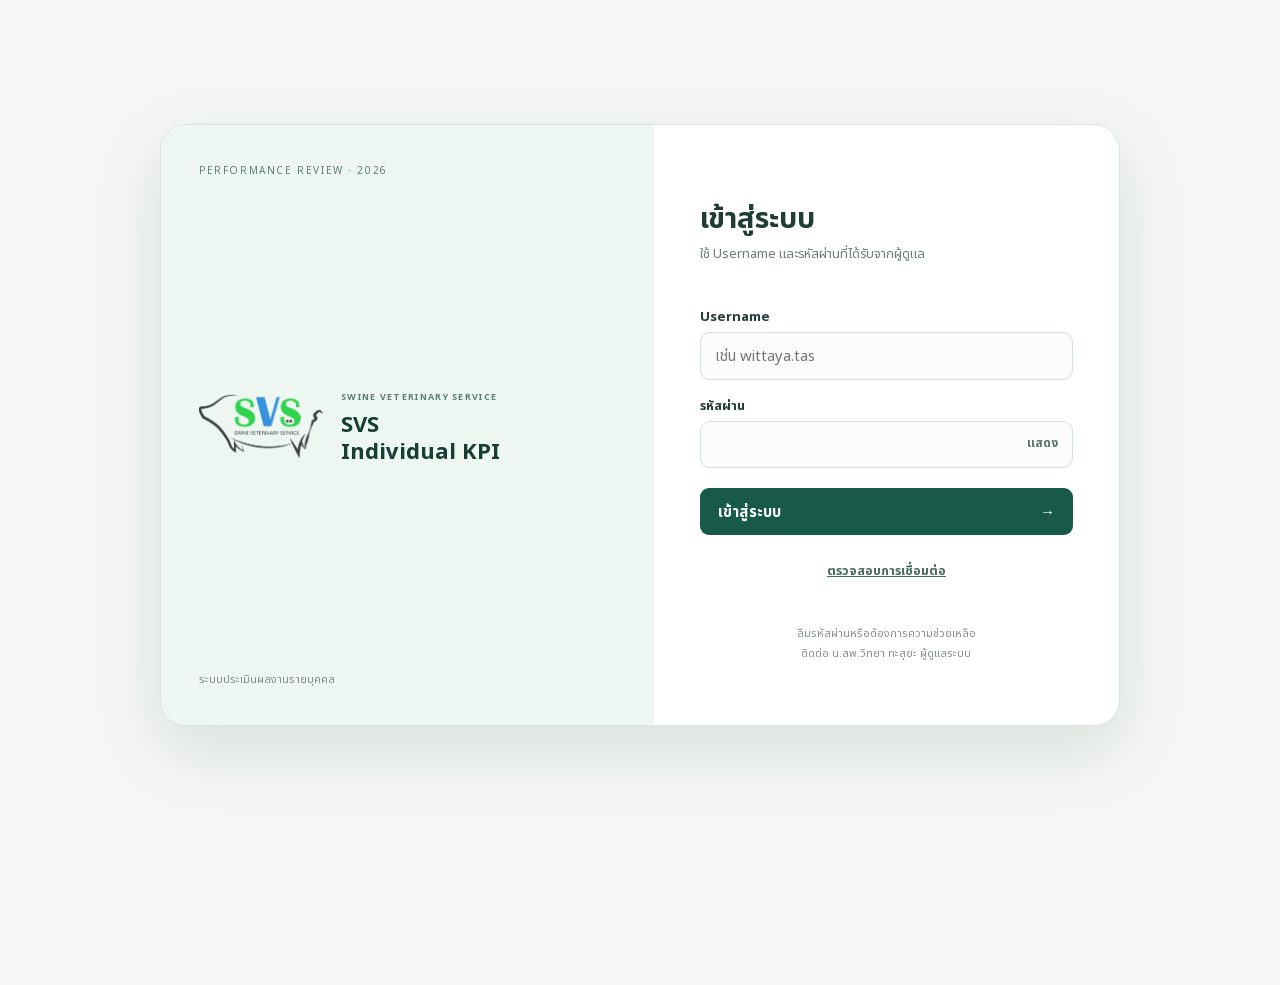
<file: index.html>
<!DOCTYPE html>
<html lang="th"><head><title>SVS Individual KPI</title><meta name="referrer" content="no-referrer"><base target="_top"><meta charset="UTF-8"><link rel="stylesheet" href="styles.css?v=3.2.0"></head><body>
<header><div class="inner app-topbar"><div class="app-brand"><div class="brand">SVS Individual-KPI</div><div class="subtitle">ประเมินผลงานรายบุคคล <span id="roundLabel">2026</span> <select id="assessmentYear" aria-label="ปีประเมิน"></select></div></div><div class="account-tools"><div id="presenceStatus" class="presence-badge presence-stale" role="status" aria-live="polite" title="จำนวนบัญชีที่ติดต่อระบบใน 2 นาทีล่าสุด · โดยประมาณ"><span class="presence-label">กำลังใช้งาน</span><span><strong id="presenceCount">—</strong> คน <small>โดยประมาณ</small></span></div><div id="signedIdentity" class="signed-identity"><span class="identity-avatar" id="signedAvatar" aria-hidden="true"></span><div class="identity-copy"><strong id="signedName"></strong><span id="signedUsername"></span></div></div><button class="alt logout-button" data-action="logout">ออกจากระบบ</button></div><nav class="tabs" aria-label="เมนูหลัก"><button id="tabOverview" data-action="overview">ภาพรวม KPI</button><button id="tabMember" class="active" data-action="mode-member">ประเมิน KPI ของฉัน</button><button id="tabHead" data-action="mode-head">สำหรับหัวหน้าทีม</button><button id="tabProgress" data-action="mode-progress" style="display:none">ความคืบหน้า</button><button id="tabAdmin" data-action="mode-admin">Admin</button><button id="tabSponsor" data-action="mode-sponsor">สำหรับ Sponsor</button></nav></div></header>
<div id="conflictPanel"></div><main id="app"><div class="box narrow"><h1>กำลังเตรียมแบบประเมิน</h1><p class="muted">กรุณารอสักครู่</p></div></main><div id="bottom"></div><div id="toast" role="status" aria-live="polite" aria-atomic="true"></div><div id="busy"><div style="text-align:center"><div class="spinner"></div><div>กำลังโหลดหรือบันทึกข้อมูล…</div></div></div>
<script src="transport.js?v=3.2.0" defer></script><script src="app.js?v=3.2.0" defer></script></body></html>
</file>
<file: styles.css>
@font-face{font-family:SVSThai;font-style:normal;font-weight:400;font-display:swap;src:url([data-uri]) format("woff");unicode-range:U+0E00-0E7F;}
@font-face{font-family:SVSThai;font-style:normal;font-weight:400;font-display:swap;src:url([data-uri]) format("woff");unicode-range:U+0020-007F,U+2010-2014,U+2022,U+2713;}
@font-face{font-family:SVSThai;font-style:normal;font-weight:700;font-display:swap;src:url([data-uri]) format("woff");unicode-range:U+0E00-0E7F;}
@font-face{font-family:SVSThai;font-style:normal;font-weight:700;font-display:swap;src:url([data-uri]) format("woff");unicode-range:U+0020-007F,U+2010-2014,U+2022,U+2713;}
:root{--green:#14594e;--mint:#eaf5ef;--ink:#203c37;--muted:#657a75;--line:#dae5df;--bg:#f5f7f4;--amber:#8a5a15}*{box-sizing:border-box}body{margin:0;background:var(--bg);color:var(--ink);font:16px/1.65 Tahoma,Arial,sans-serif}button,input,select,textarea{font:inherit}button,select{cursor:pointer}button{border:0;border-radius:12px;padding:11px 19px;background:var(--green);color:white;font-weight:600}button:disabled{opacity:.45;cursor:default}button.alt{background:white;color:var(--green);border:1px solid var(--line)}button.link{background:none;color:var(--green);padding:5px 0}header{border-bottom:1px solid var(--line);background:#fff}header .inner{max-width:1080px;margin:auto;padding:20px 24px;display:flex;gap:20px;justify-content:space-between;align-items:center}.brand{font-size:25px;font-weight:bold;letter-spacing:1px}.subtitle,.muted{color:var(--muted);font-size:14px}.tabs{display:flex;gap:6px;padding:5px;background:var(--bg);border-radius:14px}.tabs button{font-size:14px;padding:9px 13px;background:transparent;color:var(--muted)}.tabs button.active{background:var(--green);color:white}main{max-width:1080px;margin:30px auto;padding:0 24px 120px}h1{font-size:28px;line-height:1.4;margin:0 0 8px}h2{font-size:21px;margin:0 0 10px}h3{font-size:17px;margin:0 0 9px}p{margin:0 0 14px}.box{padding:26px;background:white;border:1px solid var(--line);border-radius:20px;margin-bottom:20px}.narrow{max-width:640px;margin:28px auto}.field{margin:18px 0}.field>label{display:block;font-weight:bold;margin-bottom:7px}select,input[type=url],input[type=text],textarea{width:100%;background:#fff;border:1px solid #c8d8d0;border-radius:10px;padding:12px;color:var(--ink)}textarea{resize:vertical;min-height:78px}.grid{display:grid;grid-template-columns:repeat(3,1fr);gap:16px}.kpi-card{text-align:left;color:var(--ink);background:#fff;border:1px solid var(--line);padding:22px;min-height:210px;display:flex;flex-direction:column;align-items:flex-start;gap:12px}.kpi-card:hover{border-color:var(--green)}.kpi-card h2{font-size:18px;margin:0;flex:1}.tag{display:inline-block;padding:3px 10px;border-radius:30px;font-size:13px;background:var(--mint);color:var(--green)}.tag.wait{background:#fff4df;color:var(--amber)}.tag.gray{background:#eff1ef;color:var(--muted)}.row{display:flex;align-items:center;justify-content:space-between;gap:16px;flex-wrap:wrap}.summary{background:var(--green);color:#fff}.summary .muted{color:#cee3dc}.big{font-size:40px;line-height:1.2;font-weight:bold}.score-grid{display:grid;grid-template-columns:repeat(5,1fr);gap:9px;margin:15px 0}.rating{background:#fafcf9;color:var(--ink);border:1px solid var(--line);padding:13px 9px;text-align:left;font-weight:normal;font-size:13px;line-height:1.55}.rating strong{font-size:23px;display:block;color:var(--green);margin-bottom:7px}.rating.selected{background:var(--green);color:#fff;border-color:var(--green)}.rating.selected strong{color:#fff}.criterion{padding:22px 0;border-top:1px solid var(--line)}.criterion:first-of-type{border:0}.check{display:flex;gap:8px;align-items:center;font-size:14px;color:var(--muted);margin:9px 0}.check input{width:18px;height:18px}.mini-fields{display:grid;grid-template-columns:1fr 1fr;gap:12px}.mini-fields label{font-size:13px;color:var(--muted);display:block;margin-bottom:5px}.mini-fields textarea{min-height:55px;font-size:14px}.mini-fields input{font-size:14px}.sticky{position:fixed;bottom:0;left:0;right:0;border-top:1px solid var(--line);background:rgba(255,255,255,.97);padding:14px 24px;z-index:5}.sticky .inner{max-width:1032px;margin:auto;display:flex;justify-content:space-between;gap:12px;align-items:center}.actions{display:flex;gap:9px;flex-wrap:wrap}.scales{display:grid;grid-template-columns:repeat(5,1fr);gap:6px;margin:14px 0}.scales>div{background:var(--bg);border-radius:10px;padding:10px;text-align:center;font-size:13px}.scales>div.chosen{background:var(--green);color:white}.scales b{display:block;font-size:19px}.route{display:flex;gap:12px;flex-wrap:wrap}.route label{border:1px solid var(--line);padding:11px 15px;border-radius:10px;font-size:14px}.notice{background:var(--mint);padding:12px 16px;border-radius:12px;font-size:14px;margin:14px 0}#toast{position:fixed;top:18px;left:50%;transform:translateX(-50%);padding:13px 20px;border-radius:12px;background:var(--ink);color:#fff;z-index:100;max-width:90vw;box-shadow:0 8px 25px #0002;display:none}#toast.error{background:#943f32}#busy{position:fixed;inset:0;background:#f5f7f4d9;display:none;place-items:center;z-index:90}.spinner{border:3px solid #dce8e1;border-top-color:var(--green);border-radius:50%;width:32px;height:32px;animation:spin .7s linear infinite;margin:0 auto 12px}@keyframes spin{to{transform:rotate(360deg)}}.sponsor-person{display:grid;grid-template-columns:1fr 130px;gap:12px;padding:18px 0;border-top:1px solid var(--line)}.sponsor-person textarea{grid-column:1/-1;min-height:50px;font-size:14px}.tablewrap{overflow-x:auto}table{border-collapse:collapse;width:100%;font-size:14px}th,td{padding:12px;text-align:left;border-bottom:1px solid var(--line)}th{background:var(--bg)}td.num,th.num{text-align:right}.project-line{padding:12px 0;border-top:1px solid var(--line)}.disabled{opacity:.65}.intro{margin-bottom:24px}.kicker{font-size:14px;color:var(--muted);margin-bottom:7px}
@media(max-width:760px){header .inner{padding:16px;align-items:flex-start;flex-direction:column;gap:12px}.brand{font-size:23px}main{padding:0 16px 140px;margin-top:22px}h1{font-size:24px}.box{padding:20px;border-radius:16px}.grid{grid-template-columns:repeat(2,1fr);gap:10px}.kpi-card{padding:17px;min-height:205px}.score-grid{grid-template-columns:1fr 1fr}.rating:last-child{grid-column:1/-1}.rating{font-size:14px}.rating strong{font-size:21px}.mini-fields{grid-template-columns:1fr}.big{font-size:32px}.sticky{padding:12px 16px}.sticky .inner{align-items:flex-start;flex-direction:column}.scales>div{font-size:11px;padding:9px 4px}.scales b{font-size:17px}.sponsor-person{grid-template-columns:1fr 110px}.subtitle{font-size:13px}}

/* Fluid desktop layouts: size follows browser viewport, rather than physical screen inches. */
header .inner,main,.sticky .inner{width:100%;max-width:none}header .inner{padding:18px clamp(16px,2.4vw,40px)}main{padding:0 clamp(16px,2.4vw,40px) 130px;margin:25px auto}.sticky .inner{padding:0 16px}.overview-sheet{background:#fff;border:1px solid var(--line);border-radius:16px;overflow:hidden;margin-bottom:20px}.overview-title{background:var(--green);color:#fff;font-size:17px;font-weight:bold;padding:14px 18px}.overview-table,.member-table{table-layout:fixed;font-size:clamp(12px,.93vw,15px);line-height:1.6}.overview-table th,.overview-table td,.member-table th,.member-table td{overflow-wrap:anywhere;vertical-align:top;border-right:1px solid var(--line);padding:clamp(7px,.8vw,13px)}.overview-table thead th{background:#e7efec;color:#203c37;font-size:12px;vertical-align:middle}.overview-table th small{display:block;font-weight:normal;font-size:11px;line-height:1.4;margin-top:4px}.overview-table .rating-title{text-align:center;background:#264c43;color:white}.overview-table .grade-head{text-align:center;padding:7px 3px;font-size:11px}.grade-head b{display:block;font-size:24px;line-height:1.3}.grade-head span{display:block}.overview-table .grade-head small{font-size:10px}.overview-table .grade-1{background:#f6c5bc}.overview-table .grade-2{background:#f4d5ab}.overview-table .grade-3{background:#dcebb4}.overview-table .grade-4{background:#bddfbc}.overview-table .grade-5{background:#286449;color:white}.overview-table tbody th{background:#eef5ef;text-align:center}.overview-table tbody tr:nth-child(-n+4){background:#f2f8f0}.overview-table .overview-row-5{background:#f2f4f5}.overview-table .overview-row-6{background:#fff1e5}.overview-table td p{margin:8px 0}.weight-pair{font-size:11px;color:var(--muted);margin-top:8px}.overview-table .scale-cell{text-align:center;white-space:normal;vertical-align:middle;font-weight:bold}.calculation{line-height:1.75}.member-table h2{font-size:clamp(15px,1.1vw,19px);margin:10px 0 0}.member-table th{vertical-align:middle;background:#eaf2ee}.member-table td{vertical-align:middle}.member-table tbody tr:nth-child(even){background:#f9fbf8}.member-table .tag{font-size:12px;white-space:normal}.table-action{font-size:13px;padding:10px 8px;width:100%;border-radius:9px;white-space:normal}.not-applicable{color:var(--muted)}.intro p{margin-bottom:0}.tabs{flex-wrap:wrap}.score-grid{grid-template-columns:repeat(5,minmax(0,1fr))}
@media(min-width:761px) and (max-width:1150px){body{font-size:15px}.overview-table th small{font-size:10px}.overview-table .grade-head small{display:none}.overview-table{font-size:12px}.member-table{font-size:13px}.member-table .tag{padding:3px 7px}.table-action{font-size:12px}.box{padding:22px}.overview-table .weight-pair{font-size:10px}}
@media(max-width:760px){.overview-table{min-width:900px}.member-table{min-width:760px}.tablewrap{max-width:100%;overflow-x:auto}.overview-title{font-size:15px}.score-grid{grid-template-columns:repeat(2,minmax(0,1fr))}.sticky .inner{padding:0}main{padding:0 16px 150px}.intro.row{align-items:flex-start}.tabs button{font-size:12px}.overview-sheet{border-radius:12px}}

/* v1.2: compact typography and consistent five-level color system */
body{font-family:'SVSThai',Tahoma,Arial,sans-serif;font-size:15px;line-height:1.42;font-variant-numeric:tabular-nums}header .inner{padding-top:13px;padding-bottom:13px}.brand{font-size:26px;letter-spacing:.5px}.subtitle,.muted{font-size:13px}main{margin-top:20px}h1{font-size:27px;line-height:1.3}h2{font-size:20px;line-height:1.35;margin-bottom:8px}h3{font-size:16px;line-height:1.4;margin-bottom:6px}p{margin-bottom:9px}.intro{margin-bottom:17px}.box{padding:20px 22px;border-radius:15px;margin-bottom:15px}.narrow{margin:20px auto}.field{margin:13px 0}.field>label{margin-bottom:5px}button{border-radius:9px;padding:9px 15px;line-height:1.35}select,input[type=url],input[type=text],textarea{padding:9px 11px;line-height:1.35}textarea{min-height:60px}.criterion{padding:15px 0}.mini-fields{gap:10px}.mini-fields textarea{min-height:48px}.score-grid{margin:10px 0;gap:8px}.rating{font-size:14px;line-height:1.35;padding:11px 10px;transition:box-shadow .12s,border-color .12s;position:relative}.rating strong{font-size:24px;margin-bottom:5px;color:inherit;display:flex;justify-content:space-between;align-items:center}.selected-check{font-size:17px;background:#fff;border-radius:50%;width:23px;height:23px;text-align:center;color:#164f43}.rating.selected{outline:2px solid #174f43;outline-offset:1px;border-color:#174f43;box-shadow:0 3px 8px #173f4320}.rating.selected strong{color:inherit}.overview-table .grade-1,.grade-1,.scales>div.grade-1,.rating.grade-1,select[data-grade="1"]{background:#f7d4cd;color:#702c24}.overview-table .grade-2,.grade-2,.scales>div.grade-2,.rating.grade-2,select[data-grade="2"]{background:#f8e0bd;color:#704a19}.overview-table .grade-3,.grade-3,.scales>div.grade-3,.rating.grade-3,select[data-grade="3"]{background:#e3edbe;color:#3f511b}.overview-table .grade-4,.grade-4,.scales>div.grade-4,.rating.grade-4,select[data-grade="4"]{background:#c8e5ca;color:#245532}.overview-table .grade-5,.grade-5,.scales>div.grade-5,.rating.grade-5,select[data-grade="5"]{background:#286449;color:#fff}.scales{gap:8px;margin:9px 0}.scales>div{line-height:1.35;font-size:13px;padding:9px 6px;border-radius:9px}.scales b{font-size:22px}.scales small{display:block;margin-top:3px;font-size:12px}.scales>div.chosen{outline:2px solid #1d4f43;outline-offset:1px}.legend-title{font-weight:600;font-size:14px;margin-top:12px}.section-no{display:inline-flex;align-items:center;justify-content:center;background:#e1eee7;border:1px solid #c9ded0;color:#1e5b4d;border-radius:9px;min-width:41px;padding:4px 8px;font-size:.72em;vertical-align:middle;font-weight:700}.section-no.small{font-size:14px;min-width:35px}.criterion-no{color:#1d5d4c;font-weight:700;margin-right:3px}.notice{padding:10px 14px;font-size:13px;margin:12px 0;line-height:1.45}.summary{padding:19px 23px}.big{font-size:34px}.overview-title{padding:11px 16px;font-size:16px}.overview-table,.member-table,.project-table,.sponsor-score-table{font-family:inherit;font-size:14px;line-height:1.4}.overview-table th,.overview-table td,.member-table th,.member-table td{padding:8px 10px}.calculation{line-height:1.45}.overview-table td p{margin:5px 0}.overview-table th small{font-size:11px;line-height:1.3}.overview-table .weight-pair{font-size:12px;line-height:1.4}.overview-table .grade-head{font-size:12px}.overview-table .grade-head small{font-size:10px}.member-table h2{font-size:17px;margin-top:7px}.overview-table thead th,.member-table thead th,thead th,thead th.num{vertical-align:middle;text-align:center!important}.project-table,.sponsor-score-table{table-layout:fixed}.project-table th,.project-table td,.sponsor-score-table th,.sponsor-score-table td{padding:11px 12px;vertical-align:middle;border-right:1px solid var(--line);overflow-wrap:anywhere}.project-table thead,.sponsor-score-table thead{background:#eaf2ee}.project-table tbody tr:nth-child(even),.sponsor-score-table tbody tr:nth-child(even){background:#f7faf7}.name-list{padding-left:20px;margin:0;line-height:1.5}.name-list li{padding-left:2px;margin:2px 0}.center{text-align:center}.sponsor-score-table textarea{font-size:14px;min-height:47px}.sponsor-score-table select{font-weight:700;text-align:center}.sticky{padding:11px 24px}.table-action{font-size:14px;padding:8px 6px}.report-head{border-bottom:1px solid var(--line);padding-bottom:12px;margin-bottom:12px}.report-note{font-size:13px;color:var(--muted)}.report-summary{font-size:19px;color:var(--green);font-weight:700}.export-canvas{display:none}.button-link{display:inline-block;text-decoration:none;border-radius:9px;padding:9px 15px;line-height:1.35;background:var(--green);color:#fff;font-weight:600}.report-card{max-width:1120px;margin:0 auto}.report-card table{table-layout:fixed}.report-card .tag{font-size:13px}.report-details{display:grid;grid-template-columns:1fr 1fr;gap:5px 20px}.report-details p{margin:4px 0}.report-kpi-name{width:29%}
@media(min-width:761px) and (max-width:1150px){.overview-table,.member-table,.project-table{font-size:13px}.overview-table th,.overview-table td,.member-table th,.member-table td{padding:7px}.overview-table .weight-pair{font-size:11px}.member-table h2{font-size:15px}.project-table td{padding:9px 7px}.table-action{font-size:13px}}
@media(max-width:760px){body{font-size:15px}.box{padding:17px}.tabs button{font-size:13px}h1{font-size:23px}.project-table{min-width:850px}.sponsor-score-table{min-width:680px}.scales{gap:4px}.scales>div{font-size:11px}.sticky{padding:10px 16px}.report-details{grid-template-columns:1fr}.report-card .tablewrap table{min-width:720px}.score-grid{gap:8px}.rating{font-size:14px}}

/* v1.2.2: calm unselected choices; vivid selected and calculated scores. */
.grade-1,.overview-table .grade-1,.scales>div.grade-1,.rating.grade-1{background:#fff0ed;color:#633026;}
.rating.grade-1.selected,.scales>div.grade-1.chosen,td.grade-1,.member-table .tag.grade-1,select[data-grade="1"]{background:#f4a99d;color:#633026;}
.grade-2,.overview-table .grade-2,.scales>div.grade-2,.rating.grade-2{background:#fff5e6;color:#604218;}
.rating.grade-2.selected,.scales>div.grade-2.chosen,td.grade-2,.member-table .tag.grade-2,select[data-grade="2"]{background:#ffc777;color:#604218;}
.grade-3,.overview-table .grade-3,.scales>div.grade-3,.rating.grade-3{background:#f5f8e6;color:#3f4c17;}
.rating.grade-3.selected,.scales>div.grade-3.chosen,td.grade-3,.member-table .tag.grade-3,select[data-grade="3"]{background:#cfdf78;color:#3f4c17;}
.grade-4,.overview-table .grade-4,.scales>div.grade-4,.rating.grade-4{background:#edf7ef;color:#204f30;}
.rating.grade-4.selected,.scales>div.grade-4.chosen,td.grade-4,.member-table .tag.grade-4,select[data-grade="4"]{background:#90d6a4;color:#204f30;}
.grade-5,.overview-table .grade-5,.scales>div.grade-5,.rating.grade-5{background:#e4f4ee;color:#103f2b;}
.rating.grade-5.selected,.scales>div.grade-5.chosen,td.grade-5,.member-table .tag.grade-5,select[data-grade="5"]{background:#37b884;color:#103f2b;}
.rating{transition:background-color .15s,color .15s,box-shadow .15s,border-color .15s}.rating.selected,.scales>div.chosen{outline:2px solid currentColor;outline-offset:2px;box-shadow:0 3px 9px #203c3720}.rating:not(:disabled):hover{box-shadow:0 2px 7px #203c371f}.rating:focus-visible{outline:3px solid #264c43;outline-offset:3px}

/* v1.3 yearly admin, compact evidence, clear member identity */
.brand{font-size:24px;letter-spacing:0}.member-name{font-size:32px;line-height:1.3;color:#ffcf62;font-weight:700;margin-bottom:6px}.criterion-context{display:flex;flex-wrap:wrap;gap:4px 20px;align-items:baseline;margin-bottom:6px}.criterion-context>span:last-child{color:var(--muted);font-size:13px}.notes-only{grid-template-columns:1fr}.evidence-section input{margin-bottom:8px}#assessmentYear{width:auto;font-size:13px;padding:3px 7px;border-radius:7px;margin-left:7px}#conflictPanel{padding:0 clamp(16px,2.4vw,40px)}.conflict-box{border:2px solid #b37b27;background:#fff9ed;margin-top:16px}.admin-toolbar{display:flex;align-items:flex-end;gap:14px;flex-wrap:wrap}.admin-toolbar label{min-width:180px}.admin-grid{display:grid;grid-template-columns:repeat(3,minmax(0,1fr));gap:12px;margin:12px 0}.admin-field{display:flex;flex-direction:column;gap:4px;font-size:13px}.admin-field input{width:100%;border:1px solid var(--line);border-radius:8px;padding:9px;font:inherit}.admin-field textarea{min-height:72px;font-size:14px}.admin-criterion{padding:12px 0;border-top:1px solid var(--line)}.admin-criterion summary{cursor:pointer;font-weight:600}.admin-kpi{border-left:4px solid #83b59e}.report-card details{margin:12px 0}.table-export-image{width:100%;height:auto}#sponsorSaveStatus{font-weight:600}@media(max-width:900px){.admin-grid{grid-template-columns:1fr 1fr}.brand{font-size:21px}.member-name{font-size:28px}}@media(max-width:600px){.admin-grid{grid-template-columns:1fr}.member-name{font-size:26px}}

.head-toolbar{display:flex;gap:16px;align-items:flex-end;flex-wrap:wrap}.head-toolbar label{flex:1;min-width:240px}.head-banner{background:#14594e;color:white;border-radius:18px;padding:24px;display:flex;gap:20px;justify-content:space-between;align-items:center;margin-bottom:16px}.head-banner .kicker{color:#c6e5dc}.head-banner p{margin:5px 0}.head-total{text-align:right;display:flex;flex-direction:column;max-width:420px}.head-total strong{font-size:40px}.head-total small{font-size:20px}.head-stats{display:flex;gap:14px;margin:16px 0}.head-stats>div{background:white;border:1px solid var(--line);border-radius:12px;padding:14px 20px;flex:1}.head-stats b{display:block;font-size:23px;color:#14594e}.head-summary-table{min-width:1100px;width:100%;font-size:12px;table-layout:fixed}.head-summary-table th,.head-summary-table td{padding:9px 7px;overflow-wrap:anywhere}.head-summary-table p{margin:5px 0}.head-scale{text-align:center;font-size:11px}.head-scale.scale-1{background:#fff0ed}.head-scale.scale-2{background:#fff5e6}.head-scale.scale-3{background:#f5f8e6}.head-scale.scale-4{background:#edf7ef}.head-scale.scale-5{background:#e4f4ee}.head-selected{box-shadow:inset 0 0 0 2px currentColor;font-weight:700}.head-member-table{min-width:1150px;width:100%;font-size:13px}.head-details summary{cursor:pointer;color:#176d60;font-size:12px;margin-top:6px}.head-details p{font-size:12px;white-space:pre-line}.head-note{font-size:13px;line-height:1.6;color:var(--muted);margin:12px 0 22px}.head-summary-table tfoot{background:#e5efea}@media(max-width:700px){.head-banner{flex-direction:column;align-items:flex-start}.head-total{text-align:left}.head-stats{flex-wrap:wrap}.head-stats>div{min-width:140px}.tabs{flex-wrap:wrap}}
.head-scale.head-selected.grade-1{background:#f4a99d}.head-scale.head-selected.grade-2{background:#ffc777}.head-scale.head-selected.grade-3{background:#cfdf78}.head-scale.head-selected.grade-4{background:#90d6a4}.head-scale.head-selected.grade-5{background:#37b884}
.signed-identity{font-size:12px;color:#657a75;max-width:220px;line-height:1.4}.tabs{flex-wrap:wrap}.login-shell{min-height:calc(100vh - 90px);display:grid;place-items:center;padding:30px 14px}.login-card{width:min(960px,100%);display:grid;grid-template-columns:1.06fr 1fr;border-radius:26px;overflow:hidden;box-shadow:0 24px 70px #123d3020;border:1px solid #d9e5df;background:#fff}.login-story{background:#eef6f2;padding:38px;display:flex;flex-direction:column;min-height:570px;position:relative}.login-brand{display:flex;gap:18px;align-items:center}.login-brand img{width:124px;height:78px;object-fit:contain;flex-shrink:0}.login-brand h1{font-size:22px;line-height:1.25;margin:5px 0 0;color:#153f35}.login-eyebrow{font-size:9px;letter-spacing:1.3px;color:#5c7e71;font-weight:700}.login-story-copy{margin:auto 0;padding:48px 0 36px}.login-year{font-size:10px;letter-spacing:1.6px;color:#5c7e71}.login-story-copy h2{font-size:43px;line-height:1.35;margin:20px 0;color:#174d3d;letter-spacing:-1px}.login-story-copy p{font-size:15px;color:#648173;line-height:1.8}.login-footer{font-size:11px;color:#789284}.login-form-area{padding:62px 46px;display:flex;flex-direction:column;justify-content:center}.login-form-title h2{font-size:29px;margin:10px 0 8px}.login-form-title p{font-size:13px;color:#6a7f75;margin-bottom:28px}.login-form-area label{display:block;font-size:13px;font-weight:600;margin:16px 0 7px}.login-form-area input{width:100%;border:1px solid #d5e1d9;border-radius:10px;padding:12px 14px;font:inherit;font-size:15px;background:#fbfcfb}.login-form-area input:focus{outline:2px solid #bfdace;outline-offset:1px}.password-wrap{position:relative}.password-wrap input{padding-right:64px}.password-toggle{position:absolute;right:6px;top:5px;background:transparent;color:#577367;font-size:12px;padding:9px}.login-submit{width:100%;display:flex;justify-content:space-between;margin-top:20px;padding:13px 18px;background:#175a47}.login-help{font-size:11px;color:#83948b;line-height:1.8;margin:26px 0 0;text-align:center}#loginError{font-size:12px;color:#a64e38;margin:10px 0 0}#toast{z-index:9999}.evidence-section .field{padding:10px 0;border-bottom:1px solid #e6ece8}.evidence-section input{width:100%}@media(max-width:720px){.login-card{grid-template-columns:1fr;max-width:430px}.login-story{padding:24px;min-height:0}.login-brand img{width:100px;height:62px}.login-brand h1{font-size:20px}.login-story-copy{display:none}.login-footer{margin-top:16px}.login-form-area{padding:28px 28px 32px}.login-shell{padding:12px 0;min-height:calc(100vh - 80px)}}

.login-story{justify-content:center;gap:32px}.login-story .login-brand{margin:auto 0}.login-story .login-year{margin:0}.login-story .login-footer{margin-top:0}.evidence-open{display:inline-flex;margin:8px 0 12px;padding:9px 14px;border-radius:9px;background:#eaf4ee;color:#155b48;font-weight:700;text-decoration:none}#toast:not(.error){background:#17654d;color:white;border:1px solid #bce4ce;font-size:16px;padding:15px 22px;box-shadow:0 8px 30px #15382b30}

.report-card tr.not-applicable>td,.report-card tbody.not-applicable>tr>*{background:#f4f5f6!important;color:#8a9498!important}

header .inner.app-topbar{display:grid;grid-template-columns:minmax(220px,1fr) auto;align-items:center;gap:14px 24px;padding:16px 24px}.app-brand .brand{font-size:22px;line-height:1.35}.app-brand .subtitle{margin-top:4px}.account-tools{display:flex;align-items:center;justify-content:flex-end;gap:16px;min-width:0}.account-tools .signed-identity{display:flex;align-items:center;gap:10px;max-width:310px;min-height:48px;font-size:14px;line-height:1.45;color:#25463d}.identity-avatar{display:grid;place-items:center;flex:0 0 40px;width:40px;height:40px;border-radius:12px;background:#e5f1eb;color:#15594d;font-size:14px;font-weight:700}.identity-copy{min-width:0;display:flex;flex-direction:column;gap:1px}.identity-copy strong{font-size:15px;overflow-wrap:anywhere}.identity-copy>span{font-size:13px;color:#71847b}.logout-button{height:46px;white-space:nowrap;padding:10px 16px;border:1px solid #d6e3dc!important;background:#fff!important;font-size:14px}.presence-badge{display:flex;flex-direction:column;justify-content:center;gap:1px;min-height:48px;padding:7px 13px;border-radius:12px;border:1px solid #d7e9df;background:#edf7f1;color:#265846;white-space:nowrap;line-height:1.35}.presence-label{font-size:12px;color:#5a776a}.presence-badge strong{font-size:19px;line-height:1.2;margin-right:3px}.presence-badge small{font-size:11px;color:#6a8175;margin-left:3px}.presence-stale{background:#f5f7f6;color:#71827a}.app-topbar .tabs{grid-column:1/-1;display:flex;align-items:center;justify-content:flex-end;gap:5px;flex-wrap:wrap;padding:6px;border:1px solid #e3ebe6;border-radius:14px;background:#f4f7f5}.app-topbar .tabs button{display:flex;align-items:center;justify-content:center;min-height:44px;padding:10px 20px;margin:0;border-radius:10px;font-size:16px;line-height:1.4;white-space:nowrap}.app-topbar .tabs button.active{box-shadow:0 2px 5px #14594e15}@media(max-width:1050px){header .inner.app-topbar{grid-template-columns:1fr;gap:12px;padding:14px 18px}.account-tools{justify-content:space-between}.app-topbar .tabs{justify-content:flex-start}.account-tools .signed-identity{max-width:none;flex:1}.account-tools{gap:12px}}@media(max-width:600px){.account-tools{flex-wrap:wrap;gap:10px}.account-tools .signed-identity{order:0;flex:1 1 calc(100% - 130px)}.logout-button{order:1}.presence-badge{order:2;flex-direction:row;align-items:center;gap:8px;width:100%;min-height:36px;padding:6px 10px}.presence-badge strong{font-size:17px}.app-topbar .tabs button{flex:1 1 auto;padding:9px 12px;font-size:14px}.app-brand .brand{font-size:20px}}
.progress-table th,.progress-table td{text-align:center;vertical-align:middle}.progress-table tbody th{text-align:left}.progress-table progress{display:block;width:100%;height:10px;accent-color:#19765f;margin-bottom:5px}.progress-table tfoot{background:#e8f2ed}.progress-table{min-width:850px}.head-member-table .edit-member-button{display:block;margin-top:7px;font-size:13px;padding:6px 12px}


.connection-help{margin-top:18px;text-align:center}.connection-help button{background:transparent;color:#496c60;font-size:13px;text-decoration:underline}.connection-help p{font-size:12px;color:#657a75;line-height:1.5}
</file>
